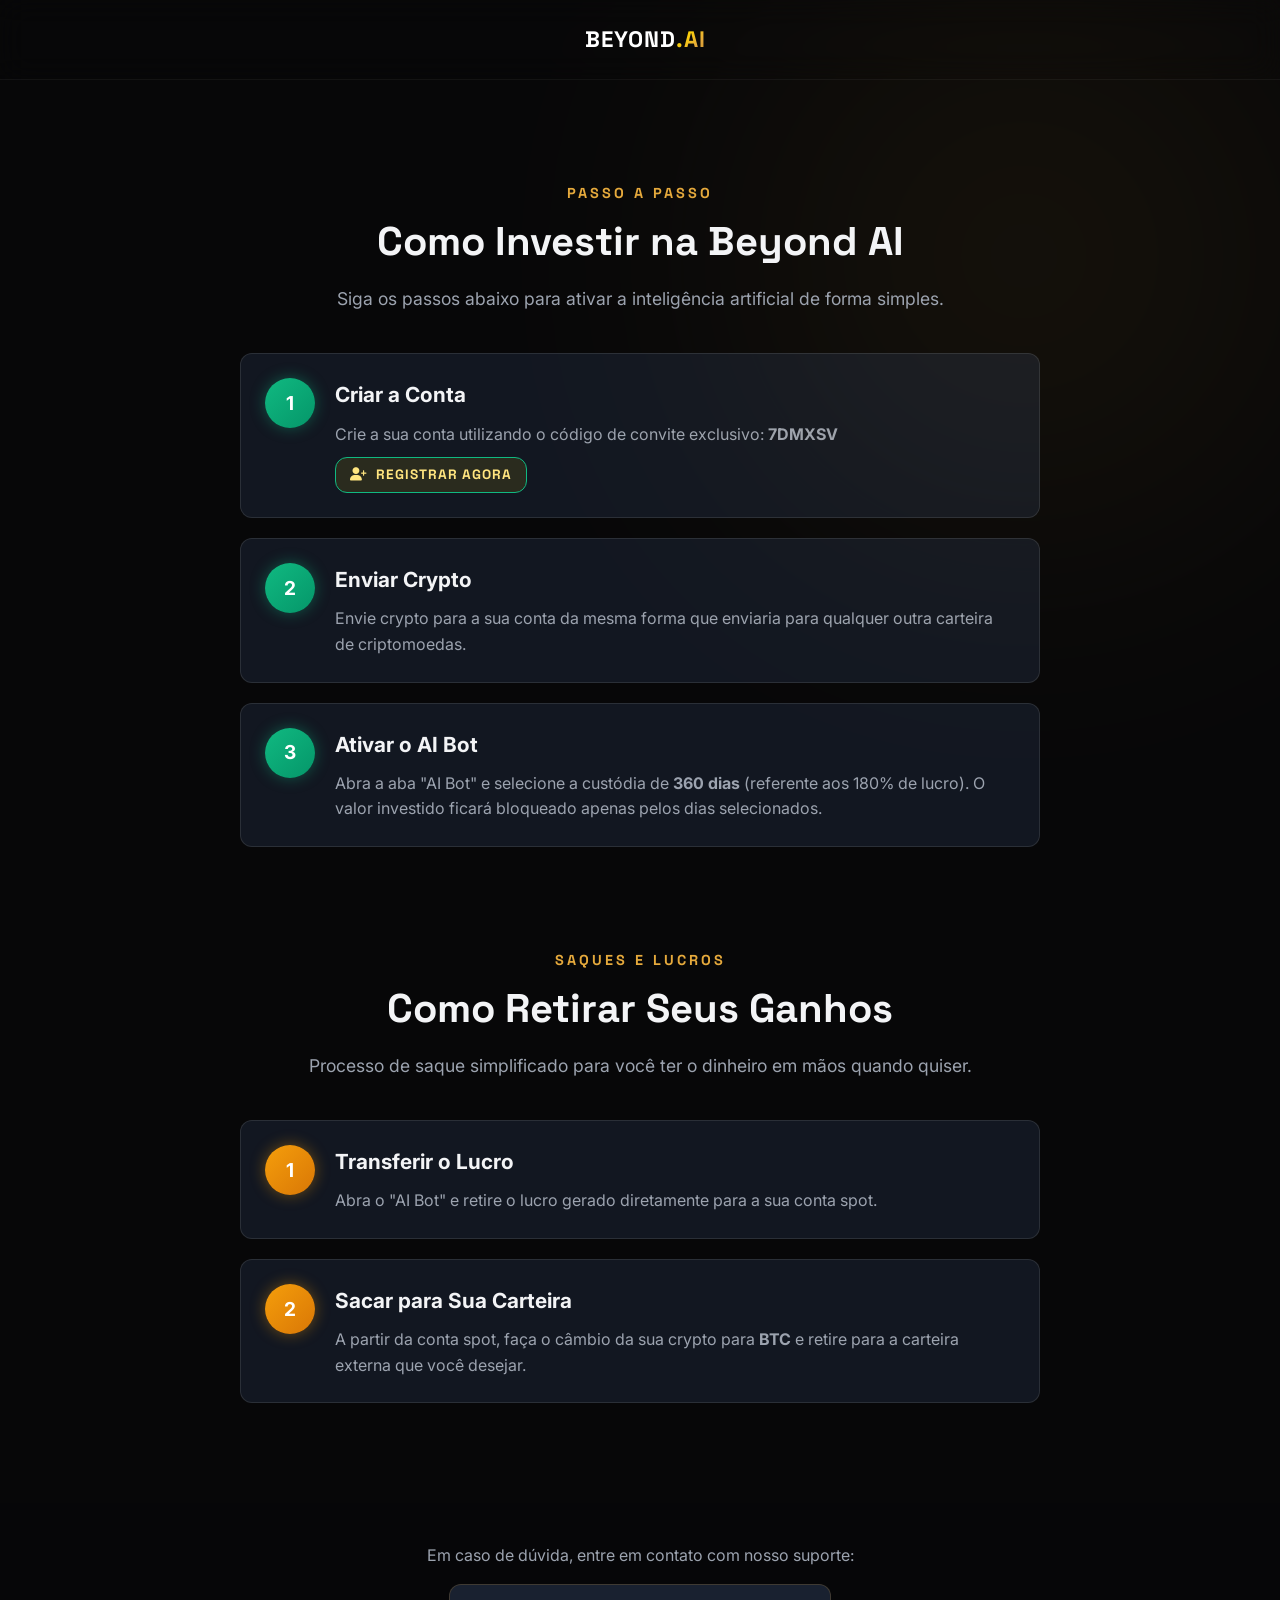
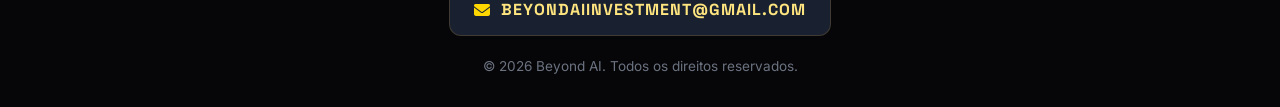
<file: investir.html>
<!DOCTYPE html>
<html lang="pt-BR">
<head>
    <meta charset="UTF-8">
    <meta name="viewport" content="width=device-width, initial-scale=1.0">
    <title>Beyond AI - Como Investir</title>
    
    <!-- Fontes Premium -->
    <link rel="preconnect" href="https://fonts.googleapis.com">
    <link rel="preconnect" href="https://fonts.gstatic.com" crossorigin>
    <link href="https://fonts.googleapis.com/css2?family=Inter:wght@300;400;500;600;700&family=Space+Grotesk:wght@400;500;600;700&display=swap" rel="stylesheet">
    
    <!-- Ícones FontAwesome -->
    <link rel="stylesheet" href="https://cdnjs.cloudflare.com/ajax/libs/font-awesome/6.4.0/css/all.min.css">
    
    <!-- Estilos Customizados -->
    <link rel="stylesheet" href="styles.css">
    <style>
        .invest-section {
            padding: 100px 20px 60px;
            background-color: var(--bg-primary);
            min-height: 80vh;
            display: flex;
            flex-direction: column;
            align-items: center;
            justify-content: center;
        }

        .invest-steps {
            display: flex;
            flex-direction: column;
            gap: 20px;
            max-width: 800px;
            margin: 40px auto;
        }

        .invest-step-card {
            background: rgba(30, 41, 59, 0.5);
            border: 1px solid rgba(255, 255, 255, 0.1);
            border-radius: 12px;
            padding: 24px;
            display: flex;
            align-items: flex-start;
            gap: 20px;
            transition: all 0.3s ease;
        }

        .invest-step-card:hover {
            transform: translateY(-5px);
            border-color: var(--green-success);
            box-shadow: 0 10px 25px rgba(16, 185, 129, 0.1);
        }

        .step-number-icon {
            width: 50px;
            height: 50px;
            border-radius: 50%;
            background: linear-gradient(135deg, #10B981, #059669);
            color: white;
            display: flex;
            align-items: center;
            justify-content: center;
            font-size: 1.2rem;
            font-weight: 700;
            flex-shrink: 0;
            box-shadow: 0 0 15px rgba(16, 185, 129, 0.4);
        }

        .step-content h3 {
            margin-top: 0;
            margin-bottom: 10px;
            color: var(--text-primary);
            font-size: 1.3rem;
        }

        .step-content p {
            color: var(--text-secondary);
            margin: 0;
            line-height: 1.6;
        }

        .payment-action {
            margin-top: 40px;
            text-align: center;
            width: 100%;
            max-width: 500px;
        }
    </style>
</head>
<body>

    <!-- Header Simples -->
    <header class="main-header" style="position: relative; background: var(--bg-dark);">
        <div class="header-container" style="justify-content: center;">
            <a href="index.html" class="logo" style="text-decoration: none; color: white;">
                <span class="logo-icon"><i class="fa-solid fa-brain-circuit"></i></span>
                <span class="logo-text">BEYOND<span class="gold-gradient-text">.AI</span></span>
            </a>
        </div>
    </header>

    <!-- Seção de Instruções e Pagamento -->
    <section class="invest-section relative">
        <div class="glow-bg glow-1"></div>
        
        <div class="section-header text-center" style="max-width: 800px; margin: 0 auto;">
            <span class="section-tagline">PASSO A PASSO</span>
            <h2 class="section-title">Como Investir na Beyond AI</h2>
            <p class="section-subtitle">Siga os passos abaixo para ativar a inteligência artificial de forma simples.</p>
        </div>

        <div class="invest-steps">
            <!-- Passo 1 -->
            <div class="invest-step-card">
                <div class="step-number-icon">1</div>
                <div class="step-content">
                    <h3>Criar a Conta</h3>
                    <p>Crie a sua conta utilizando o código de convite exclusivo: <strong>7DMXSV</strong></p>
                    <a href="https://www.bitradex.ai/pt/account/register?inviteCode=7DMXSV" target="_blank" class="btn btn-secondary" style="margin-top: 10px; display: inline-flex; align-items: center; gap: 8px; padding: 6px 14px; font-size: 0.85rem; border: 1px solid var(--green-success);">
                        <i class="fa-solid fa-user-plus"></i> Registrar Agora
                    </a>
                </div>
            </div>

            <!-- Passo 2 -->
            <div class="invest-step-card">
                <div class="step-number-icon">2</div>
                <div class="step-content">
                    <h3>Enviar Crypto</h3>
                    <p>Envie crypto para a sua conta da mesma forma que enviaria para qualquer outra carteira de criptomoedas.</p>
                </div>
            </div>

            <!-- Passo 3 -->
            <div class="invest-step-card">
                <div class="step-number-icon">3</div>
                <div class="step-content">
                    <h3>Ativar o AI Bot</h3>
                    <p>Abra a aba "AI Bot" e selecione a custódia de <strong>360 dias</strong> (referente aos 180% de lucro). O valor investido ficará bloqueado apenas pelos dias selecionados.</p>
                </div>
            </div>
        </div>

        <div class="section-header text-center" style="max-width: 800px; margin: 60px auto 0;">
            <span class="section-tagline">SAQUES E LUCROS</span>
            <h2 class="section-title">Como Retirar Seus Ganhos</h2>
            <p class="section-subtitle">Processo de saque simplificado para você ter o dinheiro em mãos quando quiser.</p>
        </div>

        <div class="invest-steps">
            <!-- Retirada Passo 1 -->
            <div class="invest-step-card">
                <div class="step-number-icon" style="background: linear-gradient(135deg, #F59E0B, #D97706); box-shadow: 0 0 15px rgba(245, 158, 11, 0.4);">1</div>
                <div class="step-content">
                    <h3>Transferir o Lucro</h3>
                    <p>Abra o "AI Bot" e retire o lucro gerado diretamente para a sua conta spot.</p>
                </div>
            </div>

            <!-- Retirada Passo 2 -->
            <div class="invest-step-card">
                <div class="step-number-icon" style="background: linear-gradient(135deg, #F59E0B, #D97706); box-shadow: 0 0 15px rgba(245, 158, 11, 0.4);">2</div>
                <div class="step-content">
                    <h3>Sacar para Sua Carteira</h3>
                    <p>A partir da conta spot, faça o câmbio da sua crypto para <strong>BTC</strong> e retire para a carteira externa que você desejar.</p>
                </div>
            </div>
        </div>



    </section>

    <!-- Rodapé Simples -->
    <footer class="main-footer" style="padding: 30px 0; border-top: 1px solid var(--border-color);">
        <div class="footer-container" style="justify-content: center; text-align: center; flex-direction: column; gap: 15px;">
            <div style="margin: 10px 0 20px;">
                <p style="margin-bottom: 15px; color: var(--text-secondary); font-size: 1rem;">Em caso de dúvida, entre em contato com nosso suporte:</p>
                <a href="mailto:beyondaiinvestment@gmail.com" class="btn btn-secondary" style="text-decoration: none; display: inline-flex; align-items: center; justify-content: center; gap: 10px; padding: 12px 24px; border: 1px solid var(--border-gold); background: rgba(30, 41, 59, 0.8);">
                    <i class="fa-solid fa-envelope text-gold"></i> <strong>beyondaiinvestment@gmail.com</strong>
                </a>
            </div>
            <p class="copyright" style="margin: 0;">&copy; 2026 Beyond AI. Todos os direitos reservados.</p>
        </div>
    </footer>

    <script src="app.js"></script>
</body>
</html>
</file>
<file: styles.css>
/* --------------------------------------------------
   BEYOND AI - PREMIUM CSS DESIGN SYSTEM
   Theme: High-End Dark & Gold (Ouro Radiante & Grafite Escuro)
   -------------------------------------------------- */

:root {
    /* Cores do Sistema */
    --bg-primary: #070708;
    --bg-secondary: #0e0e11;
    --bg-card: rgba(18, 18, 22, 0.75);
    --bg-card-hover: rgba(26, 26, 32, 0.85);
    
    /* Paleta Ouro (Gold Gradient & Metallic) */
    --gold-bright: #FFE57F;
    --gold-primary: #FFD700;
    --gold-secondary: #E5A93C;
    --gold-dark: #C98E28;
    --gold-gradient: linear-gradient(135deg, #FFE57F 0%, #FFD700 30%, #E5A93C 70%, #C98E28 100%);
    --gold-glow: rgba(229, 169, 60, 0.35);
    --gold-glow-strong: rgba(255, 215, 0, 0.6);
    
    /* Cores de Apoio */
    --text-primary: #F3F4F6;
    --text-secondary: #9CA3AF;
    --text-muted: #6B7280;
    --green-success: #10B981;
    --green-glow: rgba(16, 185, 129, 0.25);
    --red-error: #EF4444;
    --border-gold: rgba(229, 169, 60, 0.18);
    --border-gold-hover: rgba(255, 215, 0, 0.4);
    
    /* Fontes */
    --font-headings: 'Space Grotesk', sans-serif;
    --font-body: 'Inter', sans-serif;
    
    /* Transições */
    --transition-fast: 0.2s cubic-bezier(0.4, 0, 0.2, 1);
    --transition-normal: 0.4s cubic-bezier(0.4, 0, 0.2, 1);
    --transition-slow: 0.8s cubic-bezier(0.4, 0, 0.2, 1);
}

/* --------------------------------------------------
   RESET & CONFIGURAÇÕES BASE
   -------------------------------------------------- */
* {
    margin: 0;
    padding: 0;
    box-sizing: border-box;
}

html {
    scroll-behavior: smooth;
    font-size: 16px;
    scroll-padding-top: 90px; /* Evita que o header fixo cubra as seções */
}

body {
    background-color: var(--bg-primary);
    color: var(--text-primary);
    font-family: var(--font-body);
    line-height: 1.6;
    overflow-x: hidden;
    -webkit-font-smoothing: antialiased;
}

/* Gradients de Fundo (Glows Flutuantes) */
.glow-bg {
    position: absolute;
    width: 60vw;
    height: 60vw;
    border-radius: 50%;
    filter: blur(140px);
    pointer-events: none;
    z-index: 0;
    opacity: 0.12;
}

.glow-1 {
    top: -10vw;
    right: -10vw;
    background: radial-gradient(circle, var(--gold-secondary) 0%, transparent 70%);
}

.glow-2 {
    top: 30vw;
    left: -20vw;
    background: radial-gradient(circle, #3b82f6 0%, transparent 70%);
    opacity: 0.08;
}

.glow-3 {
    top: 50%;
    right: -10vw;
    background: radial-gradient(circle, var(--gold-primary) 0%, transparent 60%);
    opacity: 0.1;
}

.glow-4 {
    bottom: 20%;
    left: -20vw;
    background: radial-gradient(circle, var(--gold-secondary) 0%, transparent 60%);
}

.glow-5 {
    bottom: -10vw;
    right: -10vw;
    background: radial-gradient(circle, var(--gold-primary) 0%, transparent 75%);
    opacity: 0.15;
}

/* --------------------------------------------------
   COMPONENTES REUTILIZÁVEIS & UTILITÁRIOS
   -------------------------------------------------- */
.text-center { text-align: center; }
.text-gold { color: var(--gold-primary); }
.text-green { color: var(--green-success); }
.highlight-gold { color: var(--gold-bright); font-weight: 700; }

/* Efeito de Texto Dourado Gradiente */
.gold-gradient-text {
    background: var(--gold-gradient);
    -webkit-background-clip: text;
    -webkit-text-fill-color: transparent;
    background-clip: text;
    font-weight: 700;
}

/* Efeito Glassmorphism em Cards */
.premium-card {
    background: var(--bg-card);
    backdrop-filter: blur(20px);
    -webkit-backdrop-filter: blur(20px);
    border: 1px solid var(--border-gold);
    border-radius: 20px;
    padding: 2.5rem;
    position: relative;
    overflow: hidden;
    box-shadow: 0 20px 40px rgba(0, 0, 0, 0.4);
    transition: border-color var(--transition-normal), transform var(--transition-normal), box-shadow var(--transition-normal);
}

.premium-card:hover {
    border-color: var(--border-gold-hover);
    transform: translateY(-5px);
    box-shadow: 0 25px 50px rgba(229, 169, 60, 0.08);
}

/* Card Glow sutil no fundo */
.card-glow {
    position: absolute;
    top: -50%;
    left: -50%;
    width: 200%;
    height: 200%;
    background: radial-gradient(circle, rgba(255, 215, 0, 0.03) 0%, transparent 60%);
    pointer-events: none;
    z-index: 0;
}

/* Títulos de Seção */
.section-header {
    margin-bottom: 4rem;
    position: relative;
    z-index: 1;
}

.section-tagline {
    font-family: var(--font-headings);
    font-size: 0.9rem;
    font-weight: 700;
    letter-spacing: 3px;
    color: var(--gold-secondary);
    text-transform: uppercase;
    display: inline-block;
    margin-bottom: 0.8rem;
}

.section-title {
    font-family: var(--font-headings);
    font-size: 2.5rem;
    font-weight: 700;
    line-height: 1.2;
    margin-bottom: 1.2rem;
    color: var(--text-primary);
}

.section-subtitle {
    font-size: 1.1rem;
    color: var(--text-secondary);
    max-width: 700px;
    margin: 0 auto;
}

/* Botões Customizados */
.btn {
    display: inline-flex;
    align-items: center;
    justify-content: center;
    font-family: var(--font-headings);
    font-weight: 700;
    text-transform: uppercase;
    letter-spacing: 1px;
    padding: 1rem 2rem;
    border-radius: 12px;
    border: none;
    cursor: pointer;
    text-decoration: none;
    transition: transform var(--transition-fast), box-shadow var(--transition-fast), background var(--transition-fast);
    position: relative;
    z-index: 1;
    overflow: hidden;
}

.btn-lg {
    padding: 1.2rem 2.8rem;
    font-size: 1.05rem;
}

.btn-block {
    width: 100%;
    display: flex;
}

/* Botão Dourado Premium */
.btn-primary {
    background: var(--gold-gradient);
    color: #070708;
    box-shadow: 0 4px 20px var(--gold-glow);
}

.btn-primary:hover {
    transform: translateY(-2px);
    box-shadow: 0 8px 30px var(--gold-glow-strong);
}

.btn-primary:active {
    transform: translateY(1px);
}

/* Botão Secundário */
.btn-secondary {
    background: rgba(255, 215, 0, 0.1);
    color: var(--gold-bright);
    border: 1px solid var(--border-gold);
}

.btn-secondary:hover {
    background: var(--gold-gradient);
    color: #070708;
    border-color: transparent;
    transform: translateY(-2px);
    box-shadow: 0 5px 15px var(--gold-glow);
}

/* Botão Outline */
.btn-outline {
    background: transparent;
    color: var(--text-primary);
    border: 1px solid rgba(255, 255, 255, 0.2);
}

.btn-outline:hover {
    border-color: var(--gold-primary);
    color: var(--gold-primary);
    box-shadow: 0 0 15px rgba(255, 215, 0, 0.2);
    transform: translateY(-2px);
}

/* Animação Pulsante nos Botões Principais */
.pulse-btn {
    animation: pulse-btn-shadow 3s infinite;
}

@keyframes pulse-btn-shadow {
    0% { box-shadow: 0 0 0 0 rgba(255, 215, 0, 0.6); }
    70% { box-shadow: 0 0 0 12px rgba(255, 215, 0, 0); }
    100% { box-shadow: 0 0 0 0 rgba(255, 215, 0, 0); }
}



/* --------------------------------------------------
   HEADER & MENU MOBILE
   -------------------------------------------------- */
.main-header {
    background: rgba(7, 7, 8, 0.8);
    backdrop-filter: blur(15px);
    -webkit-backdrop-filter: blur(15px);
    border-bottom: 1px solid rgba(255, 255, 255, 0.05);
    position: fixed;
    top: 0; /* No topo da tela */
    left: 0;
    width: 100%;
    z-index: 999;
    padding: 1.2rem 2rem;
    transition: top var(--transition-normal), background var(--transition-normal);
}

.header-container {
    max-width: 1200px;
    margin: 0 auto;
    display: flex;
    justify-content: space-between;
    align-items: center;
}

.logo {
    display: flex;
    align-items: center;
    gap: 10px;
    font-family: var(--font-headings);
    font-weight: 700;
    font-size: 1.4rem;
    letter-spacing: 1px;
}

.logo-icon {
    font-size: 1.6rem;
    color: var(--gold-primary);
    filter: drop-shadow(0 0 6px var(--gold-glow));
}

.main-nav {
    display: flex;
    gap: 2.2rem;
}

.nav-link {
    color: var(--text-secondary);
    text-decoration: none;
    font-size: 0.95rem;
    font-weight: 500;
    transition: color var(--transition-fast);
    position: relative;
    padding: 5px 0;
}

.nav-link::after {
    content: '';
    position: absolute;
    bottom: 0;
    left: 0;
    width: 0;
    height: 2px;
    background: var(--gold-gradient);
    transition: width var(--transition-fast);
}

.nav-link:hover {
    color: var(--text-primary);
}

.nav-link:hover::after {
    width: 100%;
}

.mobile-menu-btn {
    display: none;
    background: transparent;
    border: none;
    color: var(--text-primary);
    font-size: 1.5rem;
    cursor: pointer;
}

/* Menu Mobile Overlay */
.mobile-menu {
    position: fixed;
    top: 0;
    right: -100%;
    width: 80%;
    max-width: 320px;
    height: 100%;
    background: var(--bg-secondary);
    border-left: 1px solid var(--border-gold);
    z-index: 2000;
    padding: 3rem 2rem;
    box-shadow: -10px 0 30px rgba(0,0,0,0.5);
    transition: right var(--transition-normal);
    display: flex;
    flex-direction: column;
}

.mobile-menu.open {
    right: 0;
}

.close-menu-btn {
    position: absolute;
    top: 1.5rem;
    right: 1.5rem;
    background: transparent;
    border: none;
    color: var(--text-primary);
    font-size: 2rem;
    cursor: pointer;
}

.mobile-nav {
    display: flex;
    flex-direction: column;
    gap: 1.8rem;
    margin-top: 3rem;
}

.mobile-link {
    color: var(--text-secondary);
    text-decoration: none;
    font-family: var(--font-headings);
    font-size: 1.2rem;
    font-weight: 600;
    transition: color var(--transition-fast);
}

.mobile-link:hover {
    color: var(--gold-primary);
}

.mobile-btn {
    margin-top: 2rem;
}

/* --------------------------------------------------
   HERO SECTION
   -------------------------------------------------- */
.hero-section {
    position: relative;
    padding: 10rem 2rem 5rem 2rem;
    min-height: 95vh;
    display: flex;
    flex-direction: column;
    justify-content: center;
    z-index: 1;
}

.hero-container {
    max-width: 1200px;
    margin: 0 auto;
    display: grid;
    grid-template-columns: 1.2fr 0.8fr;
    gap: 4rem;
    align-items: center;
    width: 100%;
}

.hero-content {
    display: flex;
    flex-direction: column;
    align-items: flex-start;
}

/* Status Badge */
.status-badge {
    display: inline-flex;
    align-items: center;
    gap: 10px;
    background: rgba(16, 185, 129, 0.08);
    border: 1px solid rgba(16, 185, 129, 0.25);
    border-radius: 30px;
    padding: 6px 16px;
    margin-bottom: 2rem;
}

.pulse-green {
    width: 8px;
    height: 8px;
    background-color: var(--green-success);
    border-radius: 50%;
    box-shadow: 0 0 8px var(--green-success);
    animation: pulse-green-glow 1.5s infinite;
}

@keyframes pulse-green-glow {
    0% { transform: scale(0.95); box-shadow: 0 0 0 0 rgba(16, 185, 129, 0.7); }
    70% { transform: scale(1.1); box-shadow: 0 0 0 8px rgba(16, 185, 129, 0); }
    100% { transform: scale(0.95); box-shadow: 0 0 0 0 rgba(16, 185, 129, 0); }
}

.badge-text {
    font-size: 0.78rem;
    font-weight: 700;
    letter-spacing: 1.5px;
    color: var(--green-success);
}

/* Headline */
.hero-title {
    font-family: var(--font-headings);
    font-size: 3.5rem;
    font-weight: 700;
    line-height: 1.15;
    margin-bottom: 1.5rem;
    color: var(--text-primary);
}

.hero-title .glow-gold {
    text-shadow: 0 0 20px rgba(255, 215, 0, 0.2);
}

.hero-subtitle {
    font-size: 1.2rem;
    color: var(--text-secondary);
    margin-bottom: 2.5rem;
    max-width: 620px;
}

.hero-actions {
    display: flex;
    gap: 1.5rem;
    margin-bottom: 3.5rem;
    width: 100%;
    flex-wrap: wrap;
}

.hero-trust-elements {
    display: flex;
    gap: 2rem;
    flex-wrap: wrap;
}

.trust-item {
    display: flex;
    align-items: center;
    gap: 8px;
    font-size: 0.88rem;
    color: var(--text-secondary);
}

/* FOMO Visual Card (Lado Direito do Hero) */
.hero-visual {
    display: flex;
    justify-content: center;
}

.fomo-card {
    width: 100%;
    max-width: 440px;
    min-height: 400px;
    display: flex;
    flex-direction: column;
    justify-content: space-between;
}

.fomo-header {
    display: flex;
    justify-content: space-between;
    align-items: center;
    border-bottom: 1px solid rgba(255, 255, 255, 0.08);
    padding-bottom: 1.2rem;
    margin-bottom: 1.5rem;
}

.fomo-header h3 {
    font-family: var(--font-headings);
    font-size: 0.85rem;
    letter-spacing: 2px;
    color: var(--text-secondary);
}

.badge-live {
    background: var(--red-error);
    color: #FFF;
    font-size: 0.7rem;
    font-weight: 800;
    padding: 3px 8px;
    border-radius: 4px;
    letter-spacing: 1px;
    animation: flash 1.5s infinite;
}

@keyframes flash {
    0%, 100% { opacity: 1; }
    50% { opacity: 0.4; }
}

/* Lista de Transações ao vivo */
.live-transactions {
    display: flex;
    flex-direction: column;
    gap: 12px;
    flex-grow: 1;
    margin-bottom: 1.5rem;
    overflow: hidden;
    height: 180px; /* Altura fixa para caber 3 itens com transição */
    position: relative;
}

.transaction-item {
    display: flex;
    justify-content: space-between;
    align-items: center;
    background: rgba(255, 255, 255, 0.03);
    border: 1px solid rgba(255, 255, 255, 0.05);
    padding: 10px 14px;
    border-radius: 12px;
    font-size: 0.88rem;
    animation: slideInTrade 0.4s ease-out forwards;
    transform-origin: top;
}

@keyframes slideInTrade {
    from {
        opacity: 0;
        transform: translateY(-20px) scale(0.95);
    }
    to {
        opacity: 1;
        transform: translateY(0) scale(1);
    }
}

.transaction-item .coin {
    font-family: var(--font-headings);
    font-weight: 600;
}

.transaction-item .coin i {
    color: var(--gold-secondary);
    margin-right: 6px;
}

.type-badge {
    font-size: 0.72rem;
    font-weight: 700;
    padding: 2px 8px;
    border-radius: 4px;
}

.status-buy {
    background: rgba(16, 185, 129, 0.12);
    color: var(--green-success);
}

.status-sell {
    background: rgba(59, 130, 246, 0.12);
    color: #60A5FA;
}

.transaction-item .profit {
    color: var(--green-success);
    font-weight: 700;
}

/* Barra de Escassez */
.scarcity-progress-container {
    border-top: 1px solid rgba(255, 255, 255, 0.08);
    padding-top: 1.5rem;
}

.scarcity-labels {
    display: flex;
    justify-content: space-between;
    font-size: 0.85rem;
    font-weight: 600;
    margin-bottom: 0.6rem;
}

.progress-bar-bg {
    background: rgba(255, 255, 255, 0.06);
    height: 8px;
    border-radius: 10px;
    overflow: hidden;
    margin-bottom: 0.8rem;
}

.progress-bar-fill {
    background: var(--gold-gradient);
    height: 100%;
    border-radius: 10px;
    box-shadow: 0 0 10px rgba(255, 215, 0, 0.5);
    transition: width 1s cubic-bezier(0.4, 0, 0.2, 1);
}

.scarcity-warning {
    font-size: 0.78rem;
    color: #F87171;
    display: flex;
    align-items: center;
    gap: 6px;
}

/* --------------------------------------------------
   TICKER RIBBON (CORTINA DE PREÇOS INFINITA)
   -------------------------------------------------- */
.ticker-ribbon {
    background: #0b0b0c;
    border-top: 1px solid var(--border-gold);
    border-bottom: 1px solid var(--border-gold);
    padding: 0.8rem 0;
    position: absolute;
    bottom: 0;
    left: 0;
    width: 100%;
    overflow: hidden;
    white-space: nowrap;
}

.ticker-wrapper {
    display: inline-flex;
    animation: tickerInfinite 25s linear infinite;
}

@keyframes tickerInfinite {
    0% { transform: translate3d(0, 0, 0); }
    100% { transform: translate3d(-50%, 0, 0); }
}

.ticker-item {
    display: inline-flex;
    align-items: center;
    gap: 8px;
    margin-right: 3rem;
    font-family: var(--font-headings);
    font-weight: 600;
    font-size: 0.9rem;
}

.ticker-item .price-up {
    color: var(--green-success);
}

/* --------------------------------------------------
   SEÇÃO ESTATÍSTICAS
   -------------------------------------------------- */
.stats-section {
    background: #09090b;
    padding: 4rem 2rem;
    border-bottom: 1px solid rgba(255, 255, 255, 0.05);
}

.stats-container {
    max-width: 1200px;
    margin: 0 auto;
    display: grid;
    grid-template-columns: repeat(3, 1fr);
    gap: 2rem;
}

.stat-card {
    text-align: center;
    background: rgba(255, 255, 255, 0.02);
    border: 1px solid rgba(255, 255, 255, 0.05);
    border-radius: 16px;
    padding: 2rem 1.5rem;
    transition: transform var(--transition-normal);
}

.stat-card:hover {
    transform: translateY(-5px);
    border-color: rgba(229, 169, 60, 0.15);
}

.stat-icon {
    font-size: 2rem;
    color: var(--gold-secondary);
    margin-bottom: 0.8rem;
}

.stat-number {
    font-family: var(--font-headings);
    font-size: 2.4rem;
    font-weight: 700;
    margin-bottom: 0.4rem;
}

.stat-label {
    font-size: 0.88rem;
    color: var(--text-secondary);
}

/* --------------------------------------------------
   SEÇÃO COMO FUNCIONA
   -------------------------------------------------- */
.how-it-works {
    padding: 8rem 2rem;
    position: relative;
}

.steps-container {
    max-width: 1200px;
    margin: 0 auto;
    display: grid;
    grid-template-columns: repeat(3, 1fr);
    gap: 3rem;
    position: relative;
}

.step-card {
    background: rgba(255, 255, 255, 0.02);
    border: 1px solid rgba(255, 255, 255, 0.04);
    border-radius: 20px;
    padding: 3rem 2rem;
    text-align: center;
    position: relative;
    transition: border-color var(--transition-normal), transform var(--transition-normal);
}

.step-card:hover {
    border-color: var(--border-gold);
    transform: translateY(-5px);
}

.step-number {
    position: absolute;
    top: -20px;
    left: 50%;
    transform: translateX(-50%);
    width: 45px;
    height: 45px;
    background: var(--gold-gradient);
    color: #070708;
    border-radius: 50%;
    display: flex;
    align-items: center;
    justify-content: center;
    font-family: var(--font-headings);
    font-weight: 700;
    font-size: 1.3rem;
    box-shadow: 0 0 15px var(--gold-glow);
}

.step-icon-wrapper {
    font-size: 2.5rem;
    color: var(--gold-secondary);
    margin-bottom: 1.5rem;
    margin-top: 1rem;
}

.step-card h3 {
    font-family: var(--font-headings);
    font-size: 1.4rem;
    margin-bottom: 1rem;
}

.step-card p {
    color: var(--text-secondary);
    font-size: 0.95rem;
}

/* --------------------------------------------------
   SEÇÃO CALCULADORA INTERATIVA
   -------------------------------------------------- */
.calculator-section {
    position: relative;
    padding: 8rem 2rem;
    background-color: var(--bg-secondary);
}

.calculator-container {
    max-width: 1200px;
    margin: 0 auto;
    display: grid;
    grid-template-columns: 1fr 1fr;
    gap: 4rem;
    align-items: center;
}

.calculator-text {
    display: flex;
    flex-direction: column;
}

.calculator-highlights {
    margin-top: 2rem;
    display: flex;
    flex-direction: column;
    gap: 1rem;
}

.highlight-item {
    display: flex;
    align-items: center;
    gap: 12px;
    color: var(--text-secondary);
    font-size: 0.95rem;
}

.calculator-card {
    z-index: 1;
}

.calc-group {
    margin-bottom: 2rem;
}

.calc-label {
    display: flex;
    justify-content: space-between;
    font-family: var(--font-headings);
    font-weight: 600;
    font-size: 1.1rem;
    margin-bottom: 1rem;
}

/* Estilização Customizada do Slider Dourado */
.premium-slider {
    -webkit-appearance: none;
    appearance: none;
    width: 100%;
    height: 8px;
    border-radius: 5px;
    background: rgba(255, 255, 255, 0.1);
    outline: none;
    margin-bottom: 0.5rem;
}

.premium-slider::-webkit-slider-thumb {
    -webkit-appearance: none;
    appearance: none;
    width: 24px;
    height: 24px;
    border-radius: 50%;
    background: var(--gold-gradient);
    cursor: pointer;
    box-shadow: 0 0 10px var(--gold-glow-strong);
    transition: transform var(--transition-fast);
}

.premium-slider::-webkit-slider-thumb:hover {
    transform: scale(1.2);
}

.slider-bounds {
    display: flex;
    justify-content: space-between;
    font-size: 0.78rem;
    color: var(--text-muted);
}

.results-grid {
    display: grid;
    grid-template-columns: 1fr 1.2fr;
    gap: 1.5rem;
    margin-bottom: 2rem;
}

.result-box {
    background: rgba(255, 255, 255, 0.02);
    border: 1px solid rgba(255, 255, 255, 0.05);
    border-radius: 12px;
    padding: 1.2rem;
    display: flex;
    flex-direction: column;
}

.highlighted-result {
    border-color: var(--border-gold-hover);
    box-shadow: 0 0 15px rgba(229, 169, 60, 0.08);
}

.result-label {
    font-size: 0.78rem;
    color: var(--text-secondary);
    text-transform: uppercase;
    letter-spacing: 1px;
    margin-bottom: 0.5rem;
}

.result-value {
    font-family: var(--font-headings);
    font-size: 1.6rem;
    font-weight: 700;
}

/* Gráfico de Proporção ROI */
.roi-bar-container {
    margin-bottom: 2.5rem;
}

.roi-label {
    font-size: 0.88rem;
    color: var(--text-secondary);
    margin-bottom: 0.6rem;
}

.roi-bar-bg {
    height: 14px;
    background: rgba(255, 255, 255, 0.06);
    border-radius: 8px;
    display: flex;
    overflow: hidden;
    margin-bottom: 0.8rem;
}

.roi-bar-initial {
    background-color: var(--text-muted);
    height: 100%;
}

.roi-bar-profit {
    background: var(--gold-gradient);
    height: 100%;
    position: relative;
    box-shadow: inset 0 0 8px rgba(255, 255, 255, 0.3);
}

.roi-bar-legend {
    display: flex;
    gap: 1.5rem;
    font-size: 0.78rem;
    color: var(--text-secondary);
}

.legend-dot {
    display: inline-block;
    width: 8px;
    height: 8px;
    border-radius: 50%;
    margin-right: 4px;
}

.dot-gray { background-color: var(--text-muted); }
.dot-gold { background: var(--gold-gradient); }

.calc-cta {
    margin-top: 1rem;
}

/* --------------------------------------------------
   SEÇÃO MOCKUP DO PAINEL DA IA
   -------------------------------------------------- */
.dashboard-mockup-section {
    padding: 8rem 2rem;
    position: relative;
}

.dashboard-container {
    max-width: 1200px;
    margin: 0 auto;
}

/* Browser Mockup Frame */
.dashboard-mockup {
    border: 1px solid var(--border-gold);
    border-radius: 20px;
    background: #0c0c0e;
    overflow: hidden;
    box-shadow: 0 30px 60px rgba(0, 0, 0, 0.6), 0 0 40px rgba(229, 169, 60, 0.05);
    z-index: 1;
    position: relative;
}

.mockup-header {
    background: #121215;
    padding: 0.8rem 1.5rem;
    display: grid;
    grid-template-columns: 1fr 2fr 1fr;
    align-items: center;
    border-bottom: 1px solid rgba(255, 255, 255, 0.06);
}

.mockup-dots {
    display: flex;
    gap: 6px;
}

.mockup-dots .dot {
    width: 10px;
    height: 10px;
    border-radius: 50%;
}

.dot-red { background-color: #EF4444; }
.dot-yellow { background-color: #FBBF24; }
.dot-green { background-color: #10B981; }

.mockup-search {
    background: rgba(255, 255, 255, 0.04);
    border: 1px solid rgba(255, 255, 255, 0.06);
    border-radius: 30px;
    padding: 4px 16px;
    text-align: center;
    font-size: 0.78rem;
    color: var(--text-secondary);
    display: flex;
    align-items: center;
    justify-content: center;
    gap: 6px;
    width: 80%;
    margin: 0 auto;
}

.mockup-user {
    display: flex;
    align-items: center;
    gap: 8px;
    justify-content: flex-end;
    font-size: 0.8rem;
    color: var(--text-secondary);
}

.user-avatar {
    color: var(--gold-secondary);
    font-size: 1.1rem;
}

/* Corpo do painel */
.mockup-body {
    display: grid;
    grid-template-columns: 80px 1fr;
    min-height: 480px;
}

/* Sidebar do Painel */
.mockup-sidebar {
    background: #09090b;
    border-right: 1px solid rgba(255, 255, 255, 0.05);
    display: flex;
    flex-direction: column;
    align-items: center;
    padding: 1.5rem 0;
    gap: 3rem;
}

.sidebar-logo {
    display: flex;
    flex-direction: column;
    align-items: center;
    font-family: var(--font-headings);
    font-weight: 700;
    font-size: 0.75rem;
    gap: 4px;
}

.sidebar-logo i {
    font-size: 1.4rem;
}

.sidebar-menu {
    display: flex;
    flex-direction: column;
    gap: 2rem;
}

.sidebar-menu a {
    color: var(--text-muted);
    font-size: 1.25rem;
    transition: color var(--transition-fast);
}

.sidebar-menu a:hover, .sidebar-menu a.active {
    color: var(--gold-primary);
}

/* Main do Painel */
.mockup-main {
    padding: 2.5rem;
}

.dashboard-summary {
    display: grid;
    grid-template-columns: repeat(3, 1fr);
    gap: 1.5rem;
    margin-bottom: 2.5rem;
}

.dash-card {
    background: rgba(255, 255, 255, 0.02);
    border: 1px solid rgba(255, 255, 255, 0.05);
    border-radius: 12px;
    padding: 1.2rem;
    display: flex;
    flex-direction: column;
}

.dash-card-title {
    font-size: 0.78rem;
    color: var(--text-secondary);
    text-transform: uppercase;
    margin-bottom: 0.4rem;
}

.dash-card-val {
    font-family: var(--font-headings);
    font-size: 1.5rem;
    font-weight: 700;
    margin-bottom: 0.2rem;
}

.dash-card-change {
    font-size: 0.72rem;
}

.status-active {
    color: var(--green-success);
    display: inline-flex;
    align-items: center;
    gap: 6px;
    font-size: 1.1rem;
}

/* Dashboard Grid */
.dashboard-grid {
    display: grid;
    grid-template-columns: 1.2fr 0.8fr;
    gap: 2rem;
}

.dash-chart-card {
    background: rgba(255, 255, 255, 0.02);
    border: 1px solid rgba(255, 255, 255, 0.05);
    border-radius: 16px;
    padding: 1.5rem;
}

.chart-header {
    display: flex;
    justify-content: space-between;
    align-items: center;
    margin-bottom: 1.5rem;
}

.chart-header h4 {
    font-family: var(--font-headings);
    font-size: 1.1rem;
}

.timeframe {
    font-size: 0.75rem;
    background: rgba(255, 255, 255, 0.05);
    padding: 4px 10px;
    border-radius: 20px;
    color: var(--text-secondary);
}

.chart-canvas-wrapper {
    height: 180px;
    position: relative;
}

/* Gráfico de Linha SVG Animado */
.glow-chart path {
    stroke-dasharray: 1000;
    stroke-dashoffset: 1000;
    animation: drawLine 3.5s cubic-bezier(0.4, 0, 0.2, 1) forwards infinite;
}

@keyframes drawLine {
    to { stroke-dashoffset: 0; }
}

/* Cartão de Histórico de Ordens */
.dash-orders-card {
    background: rgba(255, 255, 255, 0.02);
    border: 1px solid rgba(255, 255, 255, 0.05);
    border-radius: 16px;
    padding: 1.5rem;
    display: flex;
    flex-direction: column;
}

.dash-orders-card h4 {
    font-family: var(--font-headings);
    font-size: 1.1rem;
    margin-bottom: 1.2rem;
}

.dashboard-orders-list {
    display: flex;
    flex-direction: column;
    gap: 12px;
}

.order-row {
    display: flex;
    justify-content: space-between;
    align-items: center;
    border-bottom: 1px solid rgba(255, 255, 255, 0.03);
    padding-bottom: 8px;
}

.order-row:last-child {
    border-bottom: none;
    padding-bottom: 0;
}

.order-pair {
    display: flex;
    align-items: center;
    gap: 10px;
}

.crypto-icon {
    font-size: 1.2rem;
    color: var(--gold-secondary);
}

.pair-names {
    font-size: 0.8rem;
    font-weight: 600;
    line-height: 1.3;
}

.pair-names small {
    color: var(--text-muted);
}

.order-type {
    font-size: 0.7rem;
    font-weight: 700;
    padding: 2px 6px;
    border-radius: 4px;
}

.order-type.buy {
    background: rgba(16, 185, 129, 0.1);
    color: var(--green-success);
}

.order-type.sell {
    background: rgba(239, 68, 68, 0.1);
    color: var(--red-error);
}

.order-status {
    font-size: 0.7rem;
    color: var(--text-muted);
    font-weight: 500;
}

.order-profit {
    font-weight: 700;
    font-size: 0.88rem;
}

/* --------------------------------------------------
   SEÇÃO TECNOLOGIA & SEGURANÇA
   -------------------------------------------------- */
.tech-section {
    padding: 8rem 2rem;
    position: relative;
}

.tech-container {
    max-width: 1200px;
    margin: 0 auto;
}

.tech-grid {
    display: grid;
    grid-template-columns: repeat(4, 1fr);
    gap: 2rem;
}

.tech-card {
    background: rgba(255, 255, 255, 0.015);
    border: 1px solid rgba(255, 255, 255, 0.04);
    border-radius: 20px;
    padding: 2.5rem 1.8rem;
    transition: transform var(--transition-normal), border-color var(--transition-normal);
}

.tech-card:hover {
    transform: translateY(-5px);
    border-color: var(--border-gold);
}

.tech-icon-box {
    width: 60px;
    height: 60px;
    background: rgba(229, 169, 60, 0.08);
    border: 1px solid var(--border-gold);
    border-radius: 16px;
    display: flex;
    align-items: center;
    justify-content: center;
    font-size: 1.8rem;
    color: var(--gold-secondary);
    margin-bottom: 1.5rem;
}

.tech-card h3 {
    font-family: var(--font-headings);
    font-size: 1.25rem;
    margin-bottom: 0.8rem;
}

.tech-card p {
    color: var(--text-secondary);
    font-size: 0.88rem;
    line-height: 1.5;
}

/* --------------------------------------------------
   SEÇÃO PROVA SOCIAL (DEPOIMENTOS)
   -------------------------------------------------- */
.testimonials-section {
    position: relative;
    padding: 8rem 2rem;
}

.testimonials-container {
    max-width: 1200px;
    margin: 0 auto;
}

.testimonials-grid {
    display: grid;
    grid-template-columns: repeat(3, 1fr);
    gap: 2rem;
}

.testimonial-card {
    display: flex;
    flex-direction: column;
    justify-content: space-between;
    min-height: 280px;
}

.testimonial-header {
    display: flex;
    justify-content: space-between;
    align-items: flex-start;
    margin-bottom: 1.2rem;
}

.user-info {
    display: flex;
    align-items: center;
    gap: 12px;
}

.avatar-letter {
    width: 42px;
    height: 42px;
    border-radius: 50%;
    display: flex;
    align-items: center;
    justify-content: center;
    font-family: var(--font-headings);
    font-weight: 700;
    font-size: 1.1rem;
}

.av-gold {
    background: var(--gold-gradient);
    color: #070708;
}

.user-info h4 {
    font-size: 0.95rem;
    font-weight: 600;
}

.verified-badge {
    font-size: 0.72rem;
    color: var(--text-muted);
}

.stars {
    color: var(--gold-primary);
    font-size: 0.75rem;
}

.testimonial-text {
    font-size: 0.92rem;
    color: var(--text-secondary);
    line-height: 1.6;
    margin-bottom: 1.5rem;
    font-style: italic;
}

.testimonial-profit {
    border-top: 1px solid rgba(255, 255, 255, 0.05);
    padding-top: 1rem;
    display: flex;
    justify-content: space-between;
    font-size: 0.85rem;
    font-weight: 600;
}

.profit-amount {
    font-weight: 700;
}

/* --------------------------------------------------
   SEÇÃO FAQ (ACORDEÃO INTERATIVO)
   -------------------------------------------------- */
.faq-section {
    padding: 8rem 2rem;
    background-color: var(--bg-secondary);
}

.faq-container {
    max-width: 800px;
    margin: 0 auto;
}

.faq-list {
    display: flex;
    flex-direction: column;
    gap: 1.2rem;
}

.faq-item {
    border: 1px solid rgba(255, 255, 255, 0.05);
    border-radius: 12px;
    background: rgba(255, 255, 255, 0.01);
    overflow: hidden;
    transition: border-color var(--transition-fast);
}

.faq-item:hover {
    border-color: rgba(229, 169, 60, 0.2);
}

.faq-trigger {
    width: 100%;
    background: transparent;
    border: none;
    padding: 1.5rem;
    display: flex;
    justify-content: space-between;
    align-items: center;
    cursor: pointer;
    text-align: left;
    color: var(--text-primary);
    font-family: var(--font-headings);
    font-weight: 600;
    font-size: 1.1rem;
    transition: color var(--transition-fast);
}

.faq-trigger:hover {
    color: var(--gold-bright);
}

.faq-icon {
    font-size: 0.95rem;
    color: var(--gold-secondary);
    transition: transform var(--transition-normal);
}

.faq-content {
    max-height: 0;
    overflow: hidden;
    transition: max-height var(--transition-normal) ease-out, padding var(--transition-normal) ease-out;
    padding: 0 1.5rem;
    color: var(--text-secondary);
    font-size: 0.95rem;
    line-height: 1.6;
}

/* Classes ativadas via JS */
.faq-item.open {
    border-color: var(--border-gold-hover);
}

.faq-item.open .faq-icon {
    transform: rotate(45deg);
}

.faq-item.open .faq-content {
    padding-bottom: 1.5rem;
}

/* --------------------------------------------------
   SEÇÃO FINAL CTA & CADASTRO (SUPREMO FOMO)
   -------------------------------------------------- */
.cta-final-section {
    padding: 8rem 2rem;
    position: relative;
}

.cta-final-container {
    max-width: 900px;
    margin: 0 auto;
}

.cta-box {
    text-align: center;
    position: relative;
    z-index: 1;
}

.cta-badge {
    background: var(--gold-gradient);
    color: #070708;
    display: inline-block;
    padding: 4px 14px;
    border-radius: 20px;
    font-family: var(--font-headings);
    font-weight: 800;
    font-size: 0.72rem;
    letter-spacing: 2px;
    margin-bottom: 1.5rem;
    box-shadow: 0 0 10px var(--gold-glow);
}

.cta-box h2 {
    font-family: var(--font-headings);
    font-size: 3rem;
    font-weight: 700;
    margin-bottom: 1rem;
}

.cta-box p {
    font-size: 1.1rem;
    color: var(--text-secondary);
    max-width: 650px;
    margin: 0 auto 2.5rem auto;
}

/* Contador Gigante */
.countdown-large {
    display: flex;
    justify-content: center;
    align-items: center;
    gap: 1.5rem;
    margin-bottom: 3.5rem;
}

.countdown-unit {
    display: flex;
    flex-direction: column;
    align-items: center;
    background: rgba(255, 255, 255, 0.03);
    border: 1px solid rgba(255, 255, 255, 0.05);
    padding: 1rem 1.8rem;
    border-radius: 16px;
    min-width: 120px;
}

.countdown-unit .number {
    font-family: var(--font-headings);
    font-size: 3rem;
    font-weight: 700;
    color: var(--gold-primary);
    text-shadow: 0 0 15px var(--gold-glow);
}

.countdown-unit .label {
    font-size: 0.7rem;
    font-weight: 600;
    letter-spacing: 1.5px;
    color: var(--text-muted);
    margin-top: 0.2rem;
}

.countdown-divider {
    font-family: var(--font-headings);
    font-size: 3rem;
    font-weight: 700;
    color: var(--text-muted);
}

/* Formulário de Cadastro Glassmorphic */
.cta-form {
    max-width: 750px;
    margin: 0 auto;
}

.form-grid {
    display: grid;
    grid-template-columns: repeat(3, 1fr);
    gap: 1rem;
    margin-bottom: 1.2rem;
}

.premium-input {
    width: 100%;
    background: rgba(255, 255, 255, 0.03);
    border: 1px solid rgba(255, 255, 255, 0.08);
    border-radius: 12px;
    padding: 1.1rem 1.2rem;
    color: var(--text-primary);
    font-family: var(--font-body);
    font-size: 0.95rem;
    transition: border-color var(--transition-fast), background-color var(--transition-fast), box-shadow var(--transition-fast);
}

.premium-input:focus {
    outline: none;
    border-color: var(--gold-primary);
    background: rgba(255, 255, 255, 0.05);
    box-shadow: 0 0 12px rgba(255, 215, 0, 0.12);
}

.cta-extra-info {
    font-size: 0.8rem;
    color: var(--text-muted);
    margin-top: 1.5rem !important;
}

/* --------------------------------------------------
   RODAPÉ DO WEBSITE
   -------------------------------------------------- */
.main-footer {
    background: #060608;
    border-top: 1px solid rgba(255, 255, 255, 0.04);
    padding: 5rem 2rem 3rem 2rem;
    position: relative;
    z-index: 1;
}

.footer-container {
    max-width: 1200px;
    margin: 0 auto;
}

.footer-top {
    display: grid;
    grid-template-columns: 1.5fr 1fr 1fr;
    gap: 4rem;
    margin-bottom: 3.5rem;
}

.footer-brand p {
    color: var(--text-secondary);
    font-size: 0.9rem;
    margin-top: 1.2rem;
    max-width: 320px;
}

.footer-links h4, .footer-contact h4 {
    font-family: var(--font-headings);
    font-size: 1.05rem;
    margin-bottom: 1.2rem;
    letter-spacing: 1px;
}

.footer-links {
    display: flex;
    flex-direction: column;
    gap: 0.8rem;
}

.footer-links a {
    color: var(--text-secondary);
    text-decoration: none;
    font-size: 0.9rem;
    transition: color var(--transition-fast);
}

.footer-links a:hover {
    color: var(--gold-primary);
}

.footer-contact p {
    color: var(--text-secondary);
    font-size: 0.9rem;
    margin-bottom: 0.8rem;
    display: flex;
    align-items: center;
    gap: 8px;
}

.footer-divider {
    border: none;
    border-top: 1px solid rgba(255, 255, 255, 0.05);
    margin-bottom: 2.5rem;
}

.footer-bottom {
    display: flex;
    flex-direction: column;
    gap: 1.5rem;
    align-items: center;
}

.copyright {
    font-size: 0.85rem;
    color: var(--text-muted);
}

.legal-disclaimer {
    background: rgba(255, 255, 255, 0.01);
    border: 1px solid rgba(255, 255, 255, 0.03);
    border-radius: 10px;
    padding: 1.2rem;
    text-align: center;
}

.legal-disclaimer p {
    font-size: 0.75rem;
    color: var(--text-muted);
    line-height: 1.5;
}

/* --------------------------------------------------
   RESPONSIVIDADE (MEDIA QUERIES)
   -------------------------------------------------- */
@media (max-width: 1024px) {
    html {
        font-size: 15px;
    }
    
    .hero-container {
        grid-template-columns: 1fr;
        gap: 3rem;
    }
    
    .hero-content {
        align-items: center;
        text-align: center;
    }
    
    .hero-subtitle {
        margin-left: auto;
        margin-right: auto;
    }
    
    .hero-actions {
        justify-content: center;
    }
    
    .hero-trust-elements {
        justify-content: center;
    }
    
    .stats-container {
        grid-template-columns: repeat(2, 1fr);
        gap: 1.5rem;
    }
    
    .steps-container {
        grid-template-columns: 1fr;
        gap: 2.5rem;
    }
    
    .calculator-container {
        grid-template-columns: 1fr;
        gap: 3rem;
    }
    
    .dashboard-grid {
        grid-template-columns: 1fr;
    }
    
    .tech-grid {
        grid-template-columns: repeat(2, 1fr);
    }
    
    .testimonials-grid {
        grid-template-columns: 1fr;
        gap: 2rem;
    }
}

@media (max-width: 768px) {
    .main-header {
        top: 0; /* Fixado no topo no mobile */
        padding: 1rem;
    }
    
    .main-nav, .header-cta {
        display: none;
    }
    
    .mobile-menu-btn {
        display: block;
    }
    
    .hero-section {
        padding-top: 12rem;
    }
    
    .hero-title {
        font-size: 2.6rem;
    }
    
    .stats-container {
        grid-template-columns: 1fr;
    }
    
    .mockup-body {
        grid-template-columns: 1fr;
    }
    
    .mockup-sidebar {
        flex-direction: row;
        justify-content: space-around;
        padding: 1rem;
        height: auto;
    }
    
    .sidebar-logo {
        display: none;
    }
    
    .sidebar-menu {
        flex-direction: row;
        justify-content: space-around;
        width: 100%;
        gap: 0;
    }
    
    .dashboard-summary {
        grid-template-columns: 1fr;
    }
    
    .tech-grid {
        grid-template-columns: 1fr;
    }
    
    .form-grid {
        grid-template-columns: 1fr;
    }
    
    .countdown-large {
        gap: 0.8rem;
    }
    
    .countdown-unit {
        min-width: 80px;
        padding: 0.8rem;
    }
    
    .countdown-unit .number {
        font-size: 2.2rem;
    }
    
    .footer-top {
        grid-template-columns: 1fr;
        gap: 2.5rem;
    }
}

/* =========================================
   AI Hero Chart Animations 
   ========================================= */
.ai-chart-card {
    width: 100%;
    max-width: 440px;
    display: flex;
    flex-direction: column;
}

.hero-chart-line {
    stroke-dasharray: 1000;
    stroke-dashoffset: 1000;
    transition: stroke-dashoffset 0.1s linear;
}

.hero-chart-fill {
    opacity: 0;
    transition: opacity 0.5s ease;
}

.hero-chart-dot {
    opacity: 0;
    transform: scale(0);
    transform-origin: center;
    transition: opacity 0.4s ease, transform 0.4s cubic-bezier(0.175, 0.885, 0.32, 1.275);
}

/* =========================================
   IA Flowchart (Funcionamento IA)
   ========================================= */
.ia-flowchart {
    display: flex;
    flex-direction: column;
    align-items: center;
    position: relative;
    padding: 2rem 0;
    width: 100%;
}

.flow-card {
    background: var(--bg-card);
    border: 1px solid var(--border-gold);
    border-radius: 16px;
    padding: 1.5rem 2rem;
    display: flex;
    align-items: center;
    gap: 1.5rem;
    max-width: 500px;
    width: 100%;
    z-index: 2;
    box-shadow: 0 10px 30px rgba(0,0,0,0.4);
    transition: transform var(--transition-normal), border-color var(--transition-normal);
}

.flow-card:hover {
    transform: translateY(-5px);
    border-color: var(--gold-primary);
    box-shadow: 0 15px 40px rgba(229, 169, 60, 0.15);
}

.flow-card.highlight-gold-border {
    border: 2px solid var(--gold-secondary);
    box-shadow: 0 0 20px rgba(229, 169, 60, 0.2);
}

.flow-card.pool-card {
    border: 2px solid var(--gold-primary);
    background: linear-gradient(180deg, rgba(26,26,32,0.95) 0%, rgba(229,169,60,0.15) 100%);
    text-align: center;
    flex-direction: column;
    padding: 2rem;
    max-width: 320px;
}

.glow-gold-icon {
    filter: drop-shadow(0 0 10px rgba(255, 215, 0, 0.6));
}

.flow-card.final-step {
    border: 2px solid var(--green-success);
    background: linear-gradient(180deg, rgba(26,26,32,0.95) 0%, rgba(16,185,129,0.15) 100%);
    max-width: 600px;
}

.flow-card.side-card {
    max-width: 300px;
    flex-direction: column;
    text-align: center;
    padding: 1.5rem;
}

.flow-icon {
    font-size: 2.2rem;
    color: var(--text-primary);
    display: flex;
    justify-content: center;
    align-items: center;
}

.flow-card.pool-card .flow-icon {
    font-size: 3.5rem;
}

.flow-content h3 {
    font-family: var(--font-headings);
    font-size: 1.15rem;
    color: var(--text-primary);
    margin-bottom: 0.5rem;
}

.flow-content p {
    font-size: 0.9rem;
    color: var(--text-secondary);
    line-height: 1.5;
}

/* Connectors */
.flow-connector {
    width: 2px;
    height: 50px;
    background: rgba(255,255,255,0.05);
    position: relative;
    z-index: 1;
}

.animated-line {
    position: absolute;
    top: 0;
    left: 0;
    width: 100%;
    height: 100%;
    background: linear-gradient(to bottom, transparent, var(--gold-primary), transparent);
    background-size: 100% 200%;
    animation: flowDown 2s linear infinite;
}

@keyframes flowDown {
    0% { background-position: 0 -100%; }
    100% { background-position: 0 100%; }
}

.flow-split {
    display: flex;
    justify-content: center;
    align-items: flex-start;
    gap: 2rem;
    width: 100%;
    max-width: 1100px;
    position: relative;
}

/* Mobile Responsiveness for Flowchart */
@media (max-width: 900px) {
    .flow-split {
        flex-direction: column;
        align-items: center;
        gap: 1.5rem;
    }
    
    .flow-card.side-card, .flow-card.pool-card, .flow-card {
        max-width: 100%;
    }
}
/* =========================================
   Lightbox & Proof Images
   ========================================= */
.proof-image-container {
    margin-top: 1rem;
    margin-bottom: 1.5rem;
    border-radius: 8px;
    overflow: hidden;
    border: 1px solid var(--border-gold);
    max-height: 120px;
    cursor: pointer;
    transition: var(--transition);
}

.proof-image-container:hover {
    border-color: var(--gold-primary);
    box-shadow: 0 0 15px rgba(234, 179, 8, 0.3);
}

.proof-img {
    width: 100%;
    height: 100%;
    object-fit: cover;
    display: block;
    transition: transform 0.3s ease;
}

.proof-image-container:hover .proof-img {
    transform: scale(1.05);
}

/* Modal do Lightbox */
.lightbox {
    display: none;
    position: fixed;
    z-index: 9999;
    padding-top: 100px;
    left: 0;
    top: 0;
    width: 100%;
    height: 100%;
    overflow: auto;
    background-color: rgba(0, 0, 0, 0.9);
    backdrop-filter: blur(5px);
}

.lightbox-content {
    margin: auto;
    display: block;
    max-width: 90%;
    max-height: 80vh;
    border: 2px solid var(--gold-primary);
    border-radius: 8px;
    box-shadow: 0 0 30px rgba(234, 179, 8, 0.2);
    animation: zoomIn 0.3s ease;
}

.lightbox-close {
    position: absolute;
    top: 30px;
    right: 40px;
    color: #fff;
    font-size: 40px;
    font-weight: bold;
    transition: 0.3s;
    cursor: pointer;
}

.lightbox-close:hover,
.lightbox-close:focus {
    color: var(--gold-primary);
    text-decoration: none;
    cursor: pointer;
}

@keyframes zoomIn {
    from {transform: scale(0.9); opacity: 0;}
    to {transform: scale(1); opacity: 1;}
}
</file>
